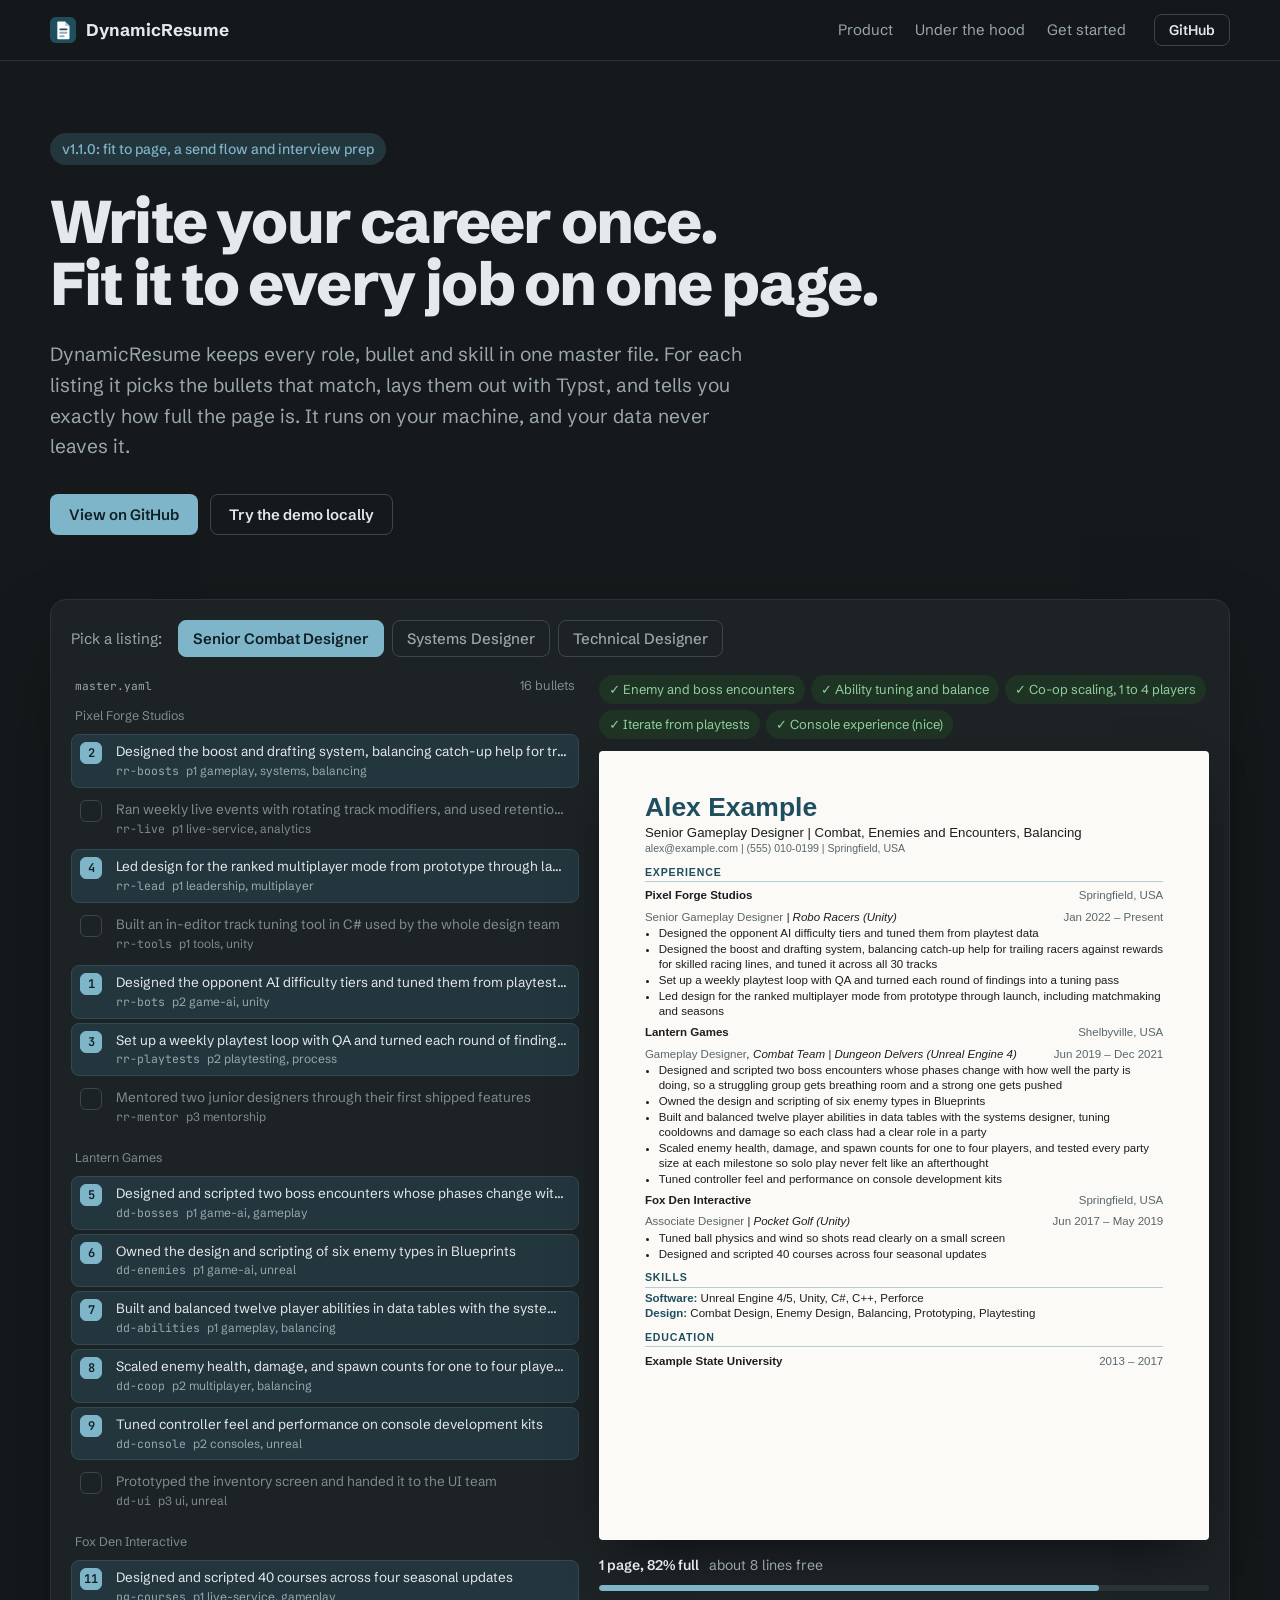
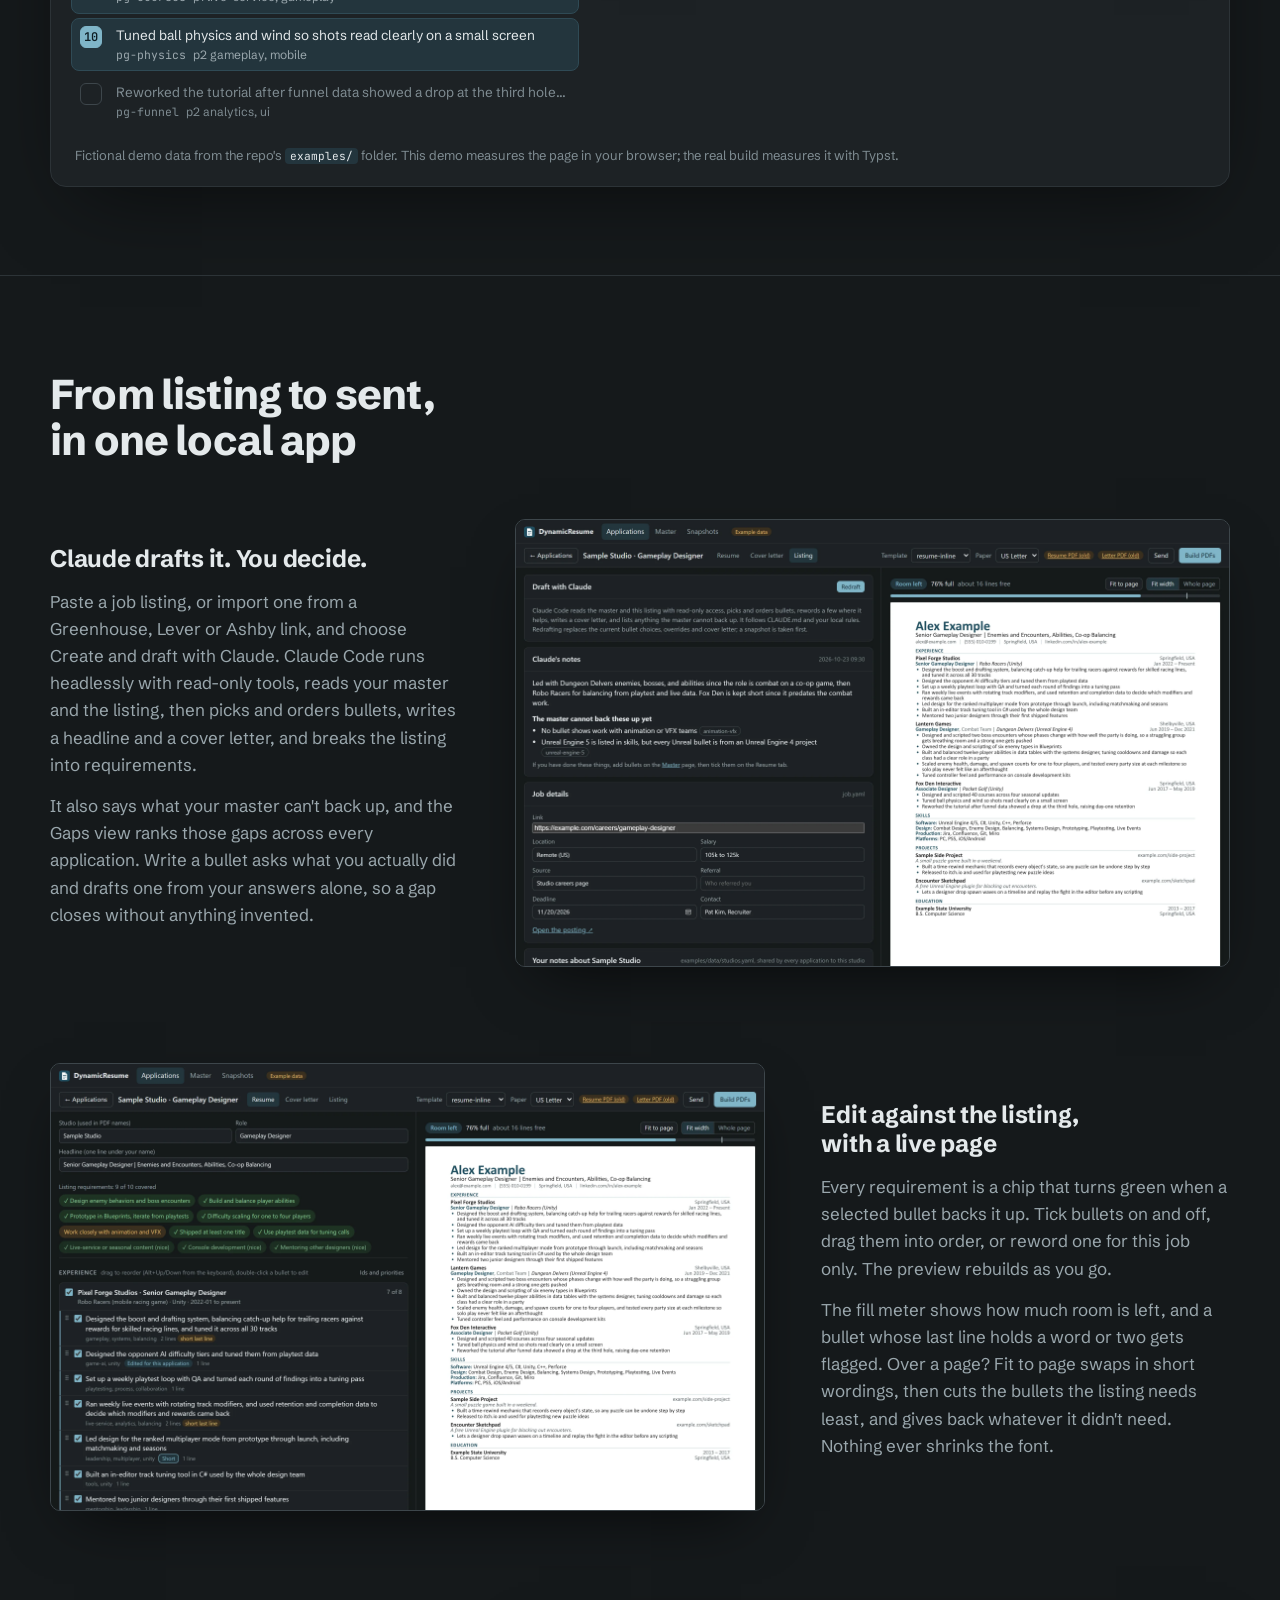
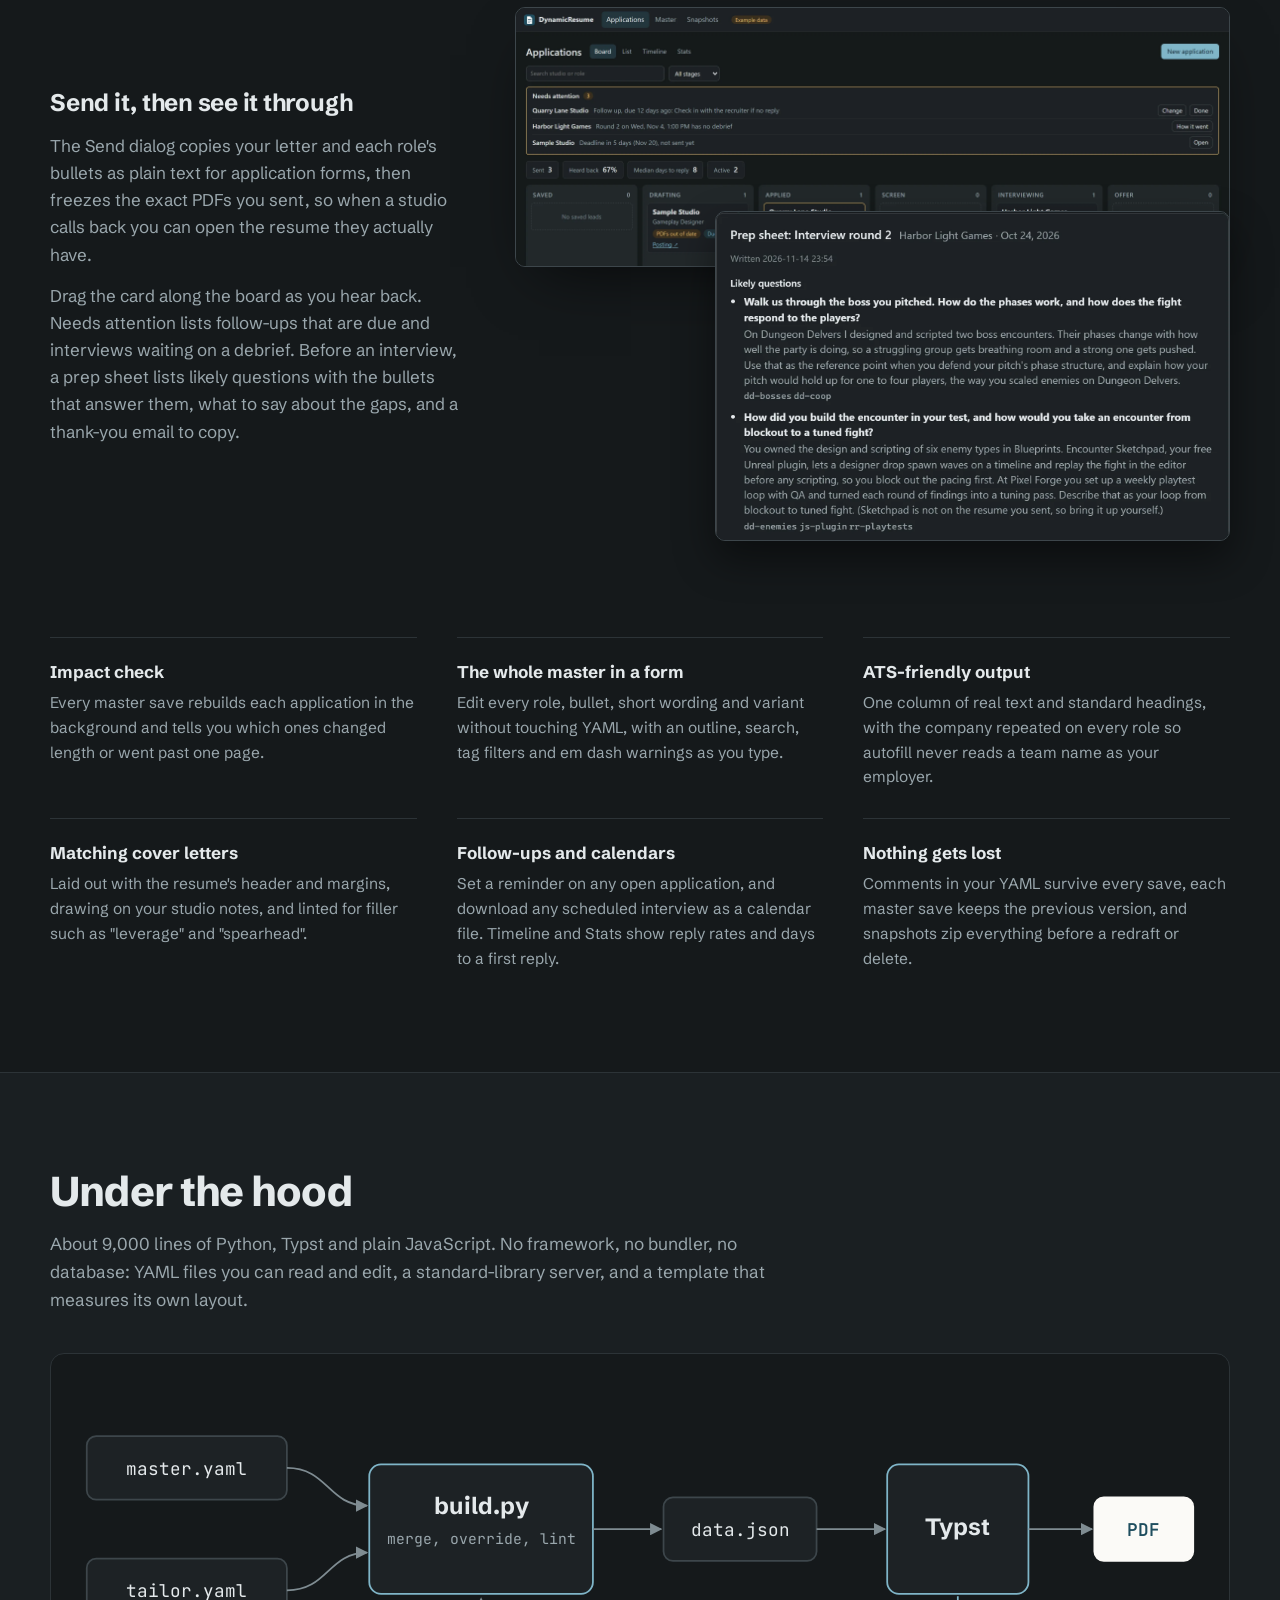
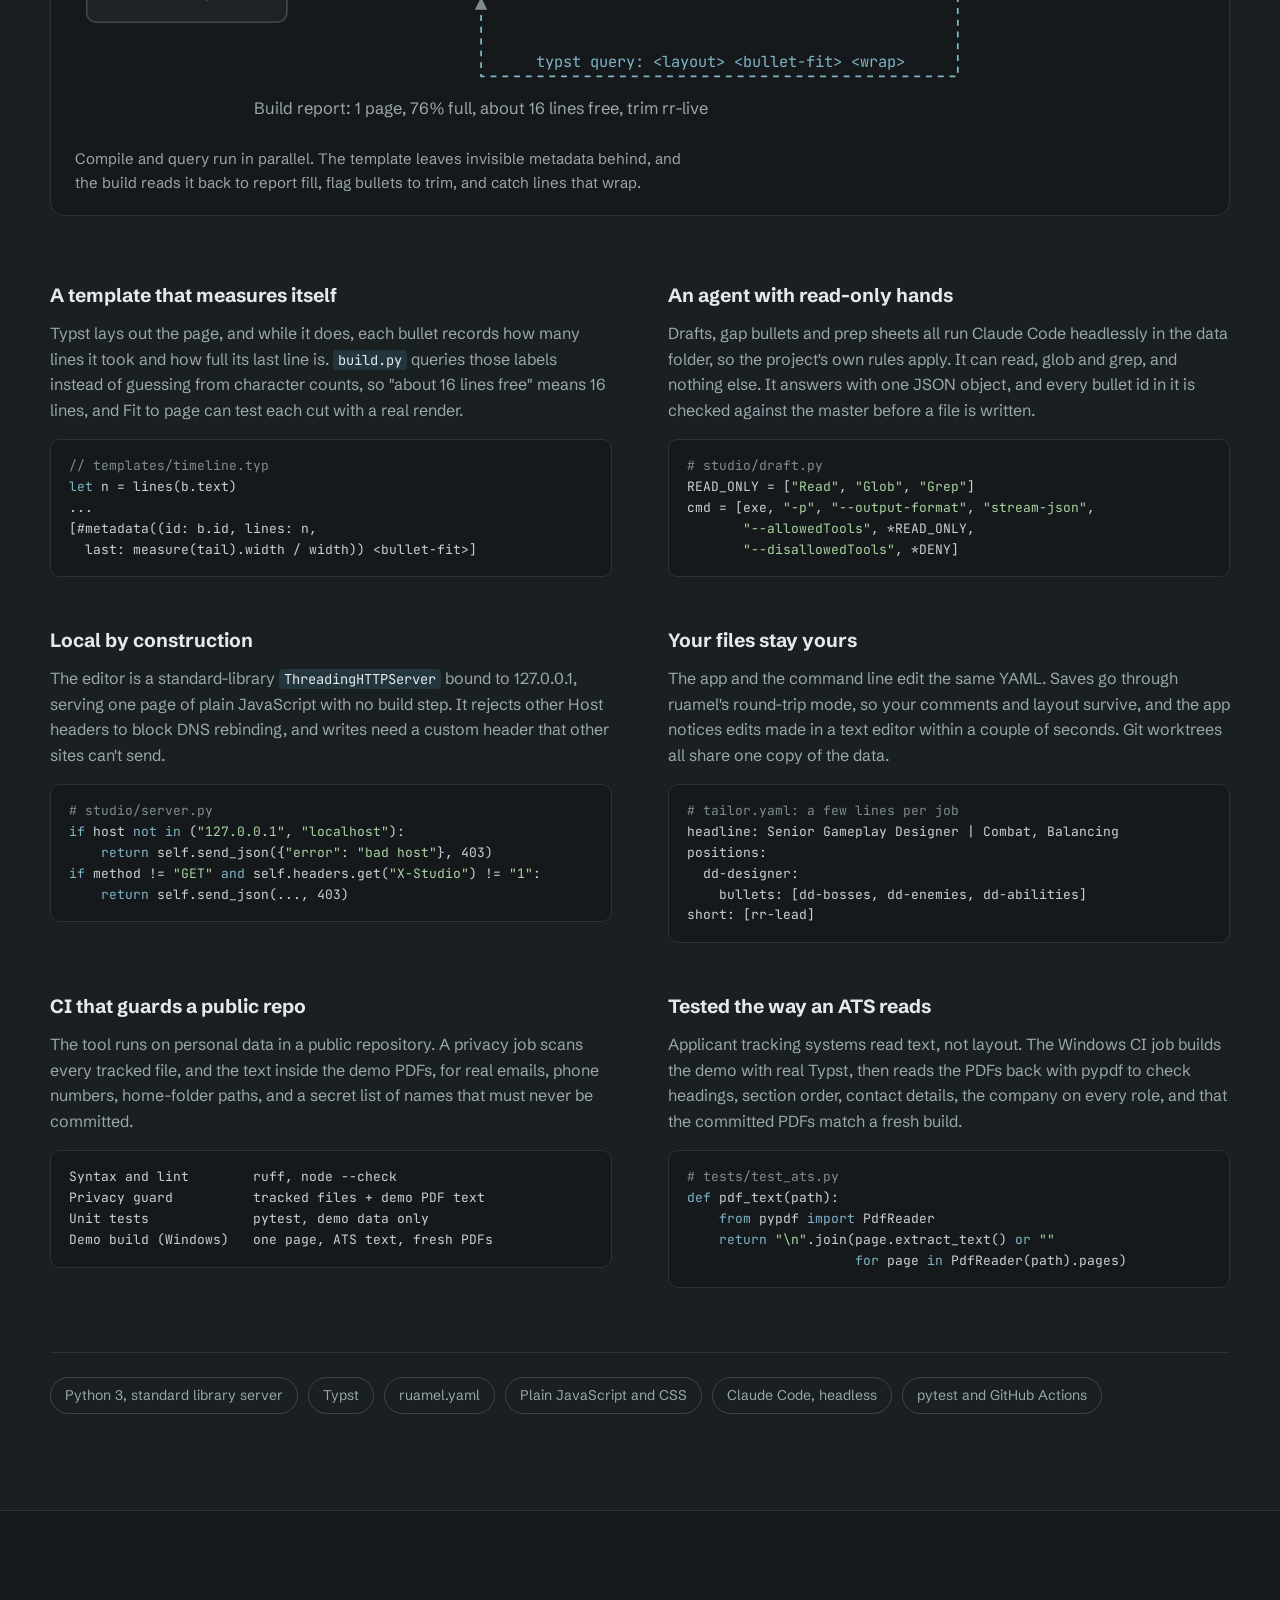
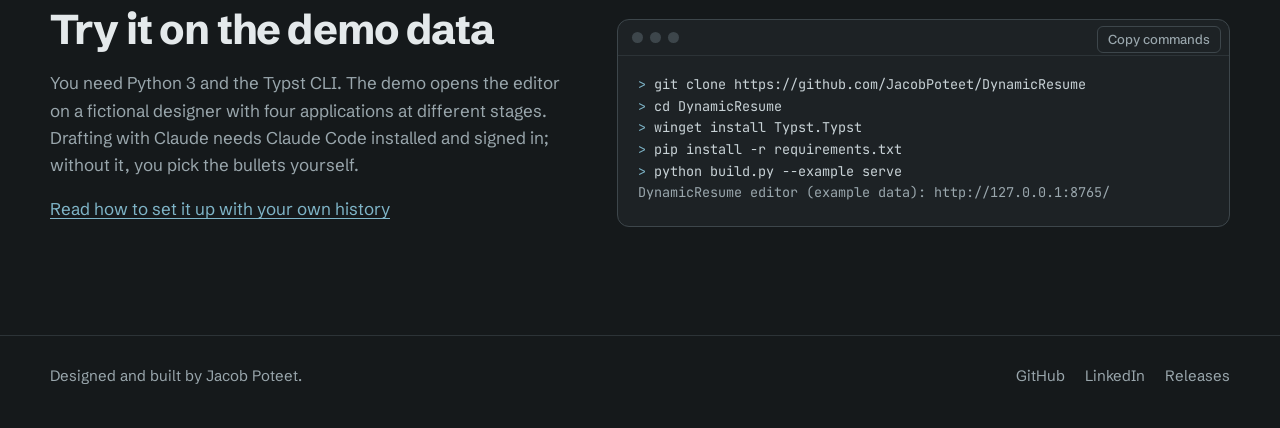
<file: docs/index.html>
<!doctype html>
<html lang="en">
<head>
<meta charset="utf-8">
<meta name="viewport" content="width=device-width, initial-scale=1">
<title>DynamicResume</title>
<meta name="description" content="Keep your whole career in one YAML file and build a tailored one-page resume and cover letter for every job, with a local editor, Claude drafts, Typst layout, application tracking and interview prep.">
<meta name="theme-color" content="#15191b">
<meta property="og:title" content="DynamicResume">
<meta property="og:description" content="One master file of career data. A tailored, ATS-friendly one-page resume and cover letter for every job.">
<meta property="og:type" content="website">
<meta property="og:url" content="https://jacobpoteet.github.io/DynamicResume/">
<meta property="og:image" content="https://jacobpoteet.github.io/DynamicResume/img/og.jpg">
<meta name="twitter:card" content="summary_large_image">
<link rel="icon" href="assets/favicon.svg" type="image/svg+xml">
<link rel="preconnect" href="https://fonts.googleapis.com">
<link rel="preconnect" href="https://fonts.gstatic.com" crossorigin>
<link href="https://fonts.googleapis.com/css2?family=JetBrains+Mono:wght@400;500&family=Schibsted+Grotesk:ital,wght@0,400..800;1,400..600&display=swap" rel="stylesheet">
<link rel="stylesheet" href="assets/site.css">
</head>
<body>
<a class="skip" href="#main">Skip to content</a>

<header class="top">
  <div class="wrap top-in">
    <a class="brand" href="#top" aria-label="DynamicResume home">
      <img src="assets/favicon.svg" alt="" width="26" height="26">
      <span>DynamicResume</span>
    </a>
    <nav class="top-nav" aria-label="Sections">
      <a href="#tour">Product</a>
      <a href="#hood">Under the hood</a>
      <a href="#start">Get started</a>
    </nav>
    <a class="btn btn-ghost top-gh" href="https://github.com/JacobPoteet/DynamicResume">GitHub</a>
  </div>
</header>

<main id="main">

<!-- Hero: the product in one interaction -->
<section class="hero" id="top">
  <div class="wrap">
    <div class="hero-copy">
      <a class="release" href="https://github.com/JacobPoteet/DynamicResume/releases/latest">v1.1.0: fit to page, a send flow and interview prep</a>
      <h1>Write your career once.<br>Fit it to every job on one page.</h1>
      <p class="lede">DynamicResume keeps every role, bullet and skill in one master file. For each listing it picks the bullets that match, lays them out with Typst, and tells you exactly how full the page is. It runs on your machine, and your data never leaves it.</p>
      <div class="ctas">
        <a class="btn btn-solid" href="https://github.com/JacobPoteet/DynamicResume">View on GitHub</a>
        <a class="btn btn-ghost" href="#start">Try the demo locally</a>
      </div>
    </div>

    <div class="tailor" id="tailor">
      <div class="tailor-bar">
        <span class="tailor-q" id="tailor-q">Pick a listing:</span>
        <div class="listings" role="tablist" aria-labelledby="tailor-q">
          <button role="tab" data-l="combat" aria-selected="true">Senior Combat Designer</button>
          <button role="tab" data-l="systems" aria-selected="false">Systems Designer</button>
          <button role="tab" data-l="technical" aria-selected="false">Technical Designer</button>
        </div>
      </div>
      <div class="tailor-body">
        <div class="master" aria-label="master.yaml">
          <div class="pane-head"><code>master.yaml</code><span id="m-count"></span></div>
          <ol class="m-list" id="m-list"></ol>
        </div>
        <div class="out">
          <ul class="reqs" id="reqs" aria-label="Listing requirements"></ul>
          <div class="paper" id="paper" aria-live="polite"></div>
          <div class="fill">
            <div class="fill-line"><strong id="fill-pct"></strong><span id="fill-note"></span></div>
            <div class="meter"><i id="fill-bar"></i></div>
          </div>
        </div>
      </div>
      <p class="tailor-foot">Fictional demo data from the repo's <code>examples/</code> folder. This demo measures the page in your browser; the real build measures it with Typst.</p>
    </div>
  </div>
</section>

<!-- Product tour -->
<section class="tour" id="tour">
  <div class="wrap">
    <h2 class="sec">From listing to sent, in one local app</h2>

    <article class="feat">
      <div class="feat-copy">
        <h3>Claude drafts it. You decide.</h3>
        <p>Paste a job listing, or import one from a Greenhouse, Lever or Ashby link, and choose Create and draft with Claude. Claude Code runs headlessly with read-only tools, reads your master and the listing, then picks and orders bullets, writes a headline and a cover letter, and breaks the listing into requirements.</p>
        <p>It also says what your master can't back up, and the Gaps view ranks those gaps across every application. Write a bullet asks what you actually did and drafts one from your answers alone, so a gap closes without anything invented.</p>
      </div>
      <figure class="shot"><img src="img/listing.webp" width="2880" height="1800" loading="lazy" alt="The Listing tab: Claude's notes on what it led with, two gaps the master cannot back up, studio notes, and the editable requirement list, beside a live resume preview."></figure>
    </article>

    <article class="feat flip">
      <div class="feat-copy">
        <h3>Edit against the listing, with a live page</h3>
        <p>Every requirement is a chip that turns green when a selected bullet backs it up. Tick bullets on and off, drag them into order, or reword one for this job only. The preview rebuilds as you go.</p>
        <p>The fill meter shows how much room is left, and a bullet whose last line holds a word or two gets flagged. Over a page? Fit to page swaps in short wordings, then cuts the bullets the listing needs least, and gives back whatever it didn't need. Nothing ever shrinks the font.</p>
      </div>
      <figure class="shot"><img src="img/resume.webp" width="2880" height="1800" loading="lazy" alt="The Resume tab: nine of ten listing requirements covered, bullets with tags and line counts, a Fit to page button, and a live one-page preview that is 76 percent full."></figure>
    </article>

    <article class="feat">
      <div class="feat-copy">
        <h3>Send it, then see it through</h3>
        <p>The Send dialog copies your letter and each role's bullets as plain text for application forms, then freezes the exact PDFs you sent, so when a studio calls back you can open the resume they actually have.</p>
        <p>Drag the card along the board as you hear back. Needs attention lists follow-ups that are due and interviews waiting on a debrief. Before an interview, a prep sheet lists likely questions with the bullets that answer them, what to say about the gaps, and a thank-you email to copy.</p>
      </div>
      <div class="shot-stack">
        <figure class="shot"><img src="img/board.webp" width="2880" height="1040" loading="lazy" alt="The application board: a Needs attention strip with a due follow-up, a missing debrief and a deadline, reply stats, and cards in Drafting, Applied and Interviewing."></figure>
        <figure class="shot shot-inset"><img src="img/prep.webp" width="1360" height="870" loading="lazy" alt="A prep sheet for a second-round interview: likely questions, each with talking points and the ids of the bullets that answer it."></figure>
      </div>
    </article>

    <dl class="more">
      <div><dt>Impact check</dt><dd>Every master save rebuilds each application in the background and tells you which ones changed length or went past one page.</dd></div>
      <div><dt>The whole master in a form</dt><dd>Edit every role, bullet, short wording and variant without touching YAML, with an outline, search, tag filters and em dash warnings as you type.</dd></div>
      <div><dt>ATS-friendly output</dt><dd>One column of real text and standard headings, with the company repeated on every role so autofill never reads a team name as your employer.</dd></div>
      <div><dt>Matching cover letters</dt><dd>Laid out with the resume's header and margins, drawing on your studio notes, and linted for filler such as "leverage" and "spearhead".</dd></div>
      <div><dt>Follow-ups and calendars</dt><dd>Set a reminder on any open application, and download any scheduled interview as a calendar file. Timeline and Stats show reply rates and days to a first reply.</dd></div>
      <div><dt>Nothing gets lost</dt><dd>Comments in your YAML survive every save, each master save keeps the previous version, and snapshots zip everything before a redraft or delete.</dd></div>
    </dl>
  </div>
</section>

<!-- Under the hood -->
<section class="hood" id="hood">
  <div class="wrap">
    <h2 class="sec">Under the hood</h2>
    <p class="sec-lede">About 9,000 lines of Python, Typst and plain JavaScript. No framework, no bundler, no database: YAML files you can read and edit, a standard-library server, and a template that measures its own layout.</p>

    <figure class="pipe" aria-labelledby="pipe-cap">
      <svg viewBox="0 0 960 300" role="img" aria-labelledby="pipe-title pipe-desc">
        <title id="pipe-title">Build pipeline</title>
        <desc id="pipe-desc">master.yaml and tailor.yaml go into build.py, which merges, overrides and lints them into resolved JSON. Typst compiles the JSON to a PDF and, in parallel, answers a metadata query with the page layout and each bullet's fit, which build.py turns into a fill report.</desc>
        <defs>
          <marker id="ah" viewBox="0 0 10 10" refX="9" refY="5" markerWidth="7" markerHeight="7" orient="auto-start-reverse"><path d="M0 0 10 5 0 10z" class="ah"/></marker>
        </defs>
        <g class="node file"><rect x="10" y="46" width="170" height="54" rx="8"/><text x="95" y="79">master.yaml</text></g>
        <g class="node file"><rect x="10" y="150" width="170" height="54" rx="8"/><text x="95" y="183">tailor.yaml</text></g>
        <g class="node core"><rect x="250" y="70" width="190" height="110" rx="10"/><text x="345" y="112" class="big">build.py</text><text x="345" y="138" class="sub">merge, override, lint</text></g>
        <g class="node file"><rect x="500" y="98" width="130" height="54" rx="8"/><text x="565" y="131">data.json</text></g>
        <g class="node core"><rect x="690" y="70" width="120" height="110" rx="10"/><text x="750" y="130" class="big">Typst</text></g>
        <g class="node out"><rect x="866" y="98" width="84" height="54" rx="8"/><text x="908" y="131">PDF</text></g>
        <path class="edge" d="M180 73 C215 73 215 105 248 105" marker-end="url(#ah)"/>
        <path class="edge" d="M180 177 C215 177 215 145 248 145" marker-end="url(#ah)"/>
        <path class="edge" d="M440 125 H498" marker-end="url(#ah)"/>
        <path class="edge" d="M630 125 H688" marker-end="url(#ah)"/>
        <path class="edge" d="M810 125 H864" marker-end="url(#ah)"/>
        <path class="edge back" d="M750 182 V250 H345 V184" marker-end="url(#ah)"/>
        <text x="548" y="242" class="lbl">typst query: &lt;layout&gt; &lt;bullet-fit&gt; &lt;wrap&gt;</text>
        <text x="345" y="282" class="lbl dim">Build report: 1 page, 76% full, about 16 lines free, trim rr-live</text>
      </svg>
      <figcaption id="pipe-cap">Compile and query run in parallel. The template leaves invisible metadata behind, and the build reads it back to report fill, flag bullets to trim, and catch lines that wrap.</figcaption>
    </figure>

    <div class="notes">
      <article class="note">
        <h3>A template that measures itself</h3>
        <p>Typst lays out the page, and while it does, each bullet records how many lines it took and how full its last line is. <code>build.py</code> queries those labels instead of guessing from character counts, so "about 16 lines free" means 16 lines, and Fit to page can test each cut with a real render.</p>
<pre><code><span class="c">// templates/timeline.typ</span>
<span class="k">let</span> n = lines(b.text)
...
[#metadata((id: b.id, lines: n,
  last: measure(tail).width / width)) &lt;bullet-fit&gt;]</code></pre>
      </article>

      <article class="note">
        <h3>An agent with read-only hands</h3>
        <p>Drafts, gap bullets and prep sheets all run Claude Code headlessly in the data folder, so the project's own rules apply. It can read, glob and grep, and nothing else. It answers with one JSON object, and every bullet id in it is checked against the master before a file is written.</p>
<pre><code><span class="c"># studio/draft.py</span>
READ_ONLY = [<span class="s">"Read"</span>, <span class="s">"Glob"</span>, <span class="s">"Grep"</span>]
cmd = [exe, <span class="s">"-p"</span>, <span class="s">"--output-format"</span>, <span class="s">"stream-json"</span>,
       <span class="s">"--allowedTools"</span>, *READ_ONLY,
       <span class="s">"--disallowedTools"</span>, *DENY]</code></pre>
      </article>

      <article class="note">
        <h3>Local by construction</h3>
        <p>The editor is a standard-library <code>ThreadingHTTPServer</code> bound to 127.0.0.1, serving one page of plain JavaScript with no build step. It rejects other Host headers to block DNS rebinding, and writes need a custom header that other sites can't send.</p>
<pre><code><span class="c"># studio/server.py</span>
<span class="k">if</span> host <span class="k">not in</span> (<span class="s">"127.0.0.1"</span>, <span class="s">"localhost"</span>):
    <span class="k">return</span> self.send_json({<span class="s">"error"</span>: <span class="s">"bad host"</span>}, 403)
<span class="k">if</span> method != <span class="s">"GET"</span> <span class="k">and</span> self.headers.get(<span class="s">"X-Studio"</span>) != <span class="s">"1"</span>:
    <span class="k">return</span> self.send_json(..., 403)</code></pre>
      </article>

      <article class="note">
        <h3>Your files stay yours</h3>
        <p>The app and the command line edit the same YAML. Saves go through ruamel's round-trip mode, so your comments and layout survive, and the app notices edits made in a text editor within a couple of seconds. Git worktrees all share one copy of the data.</p>
<pre><code><span class="c"># tailor.yaml: a few lines per job</span>
headline: Senior Gameplay Designer | Combat, Balancing
positions:
  dd-designer:
    bullets: [dd-bosses, dd-enemies, dd-abilities]
short: [rr-lead]</code></pre>
      </article>

      <article class="note">
        <h3>CI that guards a public repo</h3>
        <p>The tool runs on personal data in a public repository. A privacy job scans every tracked file, and the text inside the demo PDFs, for real emails, phone numbers, home-folder paths, and a secret list of names that must never be committed.</p>
<pre><code>Syntax and lint        ruff, node --check
Privacy guard          tracked files + demo PDF text
Unit tests             pytest, demo data only
Demo build (Windows)   one page, ATS text, fresh PDFs</code></pre>
      </article>

      <article class="note">
        <h3>Tested the way an ATS reads</h3>
        <p>Applicant tracking systems read text, not layout. The Windows CI job builds the demo with real Typst, then reads the PDFs back with pypdf to check headings, section order, contact details, the company on every role, and that the committed PDFs match a fresh build.</p>
<pre><code><span class="c"># tests/test_ats.py</span>
<span class="k">def</span> pdf_text(path):
    <span class="k">from</span> pypdf <span class="k">import</span> PdfReader
    <span class="k">return</span> <span class="s">"\n"</span>.join(page.extract_text() <span class="k">or</span> <span class="s">""</span>
                     <span class="k">for</span> page <span class="k">in</span> PdfReader(path).pages)</code></pre>
      </article>
    </div>

    <ul class="stack" aria-label="Built with">
      <li>Python 3, standard library server</li>
      <li>Typst</li>
      <li>ruamel.yaml</li>
      <li>Plain JavaScript and CSS</li>
      <li>Claude Code, headless</li>
      <li>pytest and GitHub Actions</li>
    </ul>
  </div>
</section>

<!-- Get started -->
<section class="start" id="start">
  <div class="wrap start-in">
    <div>
      <h2 class="sec">Try it on the demo data</h2>
      <p>You need Python 3 and the Typst CLI. The demo opens the editor on a fictional designer with four applications at different stages. Drafting with Claude needs Claude Code installed and signed in; without it, you pick the bullets yourself.</p>
      <p><a href="https://github.com/JacobPoteet/DynamicResume#using-it-for-real">Read how to set it up with your own history</a></p>
    </div>
    <div class="term">
      <div class="term-bar"><span></span><span></span><span></span></div>
<pre><code><span class="p">&gt;</span> git clone https://github.com/JacobPoteet/DynamicResume
<span class="p">&gt;</span> cd DynamicResume
<span class="p">&gt;</span> winget install Typst.Typst
<span class="p">&gt;</span> pip install -r requirements.txt
<span class="p">&gt;</span> python build.py --example serve
<span class="o">DynamicResume editor (example data): http://127.0.0.1:8765/</span></code></pre>
      <button class="copy" type="button" data-copy="git clone https://github.com/JacobPoteet/DynamicResume&#10;cd DynamicResume&#10;winget install Typst.Typst&#10;pip install -r requirements.txt&#10;python build.py --example serve">Copy commands</button>
    </div>
  </div>
</section>

</main>

<footer class="foot">
  <div class="wrap foot-in">
    <p>Designed and built by Jacob Poteet.</p>
    <nav aria-label="Author">
      <a href="https://github.com/JacobPoteet">GitHub</a>
      <a href="https://www.linkedin.com/in/JacobPoteet">LinkedIn</a>
      <a href="https://github.com/JacobPoteet/DynamicResume/releases">Releases</a>
    </nav>
  </div>
</footer>

<script src="assets/site.js"></script>
</body>
</html>
</file>
<file: docs/assets/site.css>
/* DynamicResume project page. Colors are the editor app's dark theme, plus the resume's
   paper and ink, so screenshots and the live demo sit in the page as they look in use. */
:root {
  --bg: #15191b;
  --panel: #1d2225;
  --panel-2: #1a1f22;
  --ink: #e4e9eb;
  --muted: #9aa7ad;
  --faint: #7f8c92;
  --line: #2c3337;
  --line-strong: #3d464b;
  --accent: #7fb5c8;
  --accent-ink: #0e1f26;
  --accent-soft: #23353d;
  --good: #8fd09d;
  --good-soft: #1f3324;
  --warn: #e5bd6a;
  --warn-soft: #3a3020;
  --paper: #fbfaf7;
  --paper-ink: #1d1d1d;
  --paper-accent: #1f4e5f;
  --paper-muted: #5a666b;
  --paper-rule: #b9ccd3;
  --sans: "Schibsted Grotesk", system-ui, "Segoe UI", sans-serif;
  --mono: "JetBrains Mono", ui-monospace, Consolas, monospace;
  --resume: Calibri, Carlito, "Segoe UI", Arial, sans-serif;
  color-scheme: dark;
}

* { box-sizing: border-box; }
html { scroll-behavior: smooth; scroll-padding-top: 72px; }
body {
  margin: 0;
  background: var(--bg);
  color: var(--ink);
  font: 17px/1.6 var(--sans);
  -webkit-font-smoothing: antialiased;
  text-rendering: optimizeLegibility;
}
img { max-width: 100%; height: auto; display: block; }
a { color: var(--accent); text-underline-offset: 3px; text-decoration-thickness: 1px; }
a:hover { color: var(--ink); }
:focus-visible { outline: 2px solid var(--accent); outline-offset: 3px; border-radius: 4px; }
code { font-family: var(--mono); font-size: 0.86em; font-variant-ligatures: none; }
p code, li code, .tailor-foot code { overflow-wrap: anywhere; background: var(--accent-soft); padding: 1px 5px; border-radius: 4px; color: var(--ink); }

.wrap { width: min(1180px, 100% - 32px); margin-inline: auto; }
.skip { position: absolute; left: -999px; top: 8px; background: var(--accent); color: var(--accent-ink); padding: 8px 12px; border-radius: 6px; z-index: 20; }
.skip:focus { left: 16px; }

/* buttons */
.btn {
  display: inline-flex; align-items: center; gap: 8px;
  font: 600 15px/1 var(--sans); text-decoration: none;
  padding: 12px 18px; border-radius: 8px; border: 1px solid transparent;
  transition: background 0.15s, border-color 0.15s, color 0.15s;
}
.btn-solid { background: var(--accent); color: var(--accent-ink); }
.btn-solid:hover { background: #a4cddb; color: var(--accent-ink); }
.btn-ghost { border-color: var(--line-strong); color: var(--ink); }
.btn-ghost:hover { border-color: var(--accent); color: var(--ink); }

/* top bar */
.top {
  position: sticky; top: 0; z-index: 10;
  background: rgba(21, 25, 27, 0.82);
  backdrop-filter: blur(10px); -webkit-backdrop-filter: blur(10px);
  border-bottom: 1px solid var(--line);
}
.top-in { display: flex; align-items: center; gap: 28px; height: 60px; }
.brand { display: flex; align-items: center; gap: 10px; color: var(--ink); text-decoration: none; font-weight: 700; font-size: 17px; }
.top-nav { display: flex; gap: 22px; margin-left: auto; }
.top-nav a { color: var(--muted); text-decoration: none; font-size: 15px; }
.top-nav a:hover { color: var(--ink); }
.top-gh { padding: 8px 14px; font-size: 14px; }

/* hero */
.hero { padding: 72px 0 88px; }
.hero-copy { max-width: 1060px; }
.release {
  display: inline-block; font-size: 14px; font-weight: 500; text-decoration: none;
  color: var(--accent); background: var(--accent-soft);
  padding: 5px 12px; border-radius: 999px; margin-bottom: 26px;
}
.release:hover { color: var(--ink); }
h1 {
  font-size: clamp(2.3rem, 4.7vw, 4rem);
  line-height: 1.03; letter-spacing: -0.03em; font-weight: 800;
  margin: 0 0 24px; text-wrap: balance;
}
.lede { font-size: clamp(1.05rem, 1.6vw, 1.2rem); color: var(--muted); max-width: 60ch; text-wrap: pretty; margin: 0 0 32px; }
.ctas { display: flex; flex-wrap: wrap; gap: 12px; }

/* hero demo: master bullets on the left, the tailored page on the right */
.tailor {
  margin-top: 64px;
  background: var(--panel); border: 1px solid var(--line); border-radius: 16px;
  padding: 20px; box-shadow: 0 30px 80px -30px rgba(0, 0, 0, 0.6);
}
.tailor-bar { display: flex; align-items: center; flex-wrap: wrap; gap: 10px 16px; margin-bottom: 18px; }
.tailor-q { color: var(--muted); font-size: 15px; }
.listings { display: flex; flex-wrap: wrap; gap: 8px; }
.listings button {
  font: 500 15px/1 var(--sans); color: var(--muted); background: transparent;
  border: 1px solid var(--line-strong); border-radius: 8px; padding: 10px 14px; cursor: pointer;
  transition: background 0.15s, color 0.15s, border-color 0.15s;
}
.listings button:hover { color: var(--ink); border-color: var(--accent); }
.listings button[aria-selected=true] { background: var(--accent); border-color: var(--accent); color: var(--accent-ink); font-weight: 600; }

.tailor-body { display: grid; grid-template-columns: minmax(0, 5fr) minmax(0, 6fr); gap: 20px; align-items: start; }
.pane-head { display: flex; justify-content: space-between; align-items: baseline; font-size: 13px; color: var(--faint); padding: 0 4px 10px; }
.pane-head code { color: var(--muted); }

.m-list { list-style: none; margin: 0; padding: 0; display: grid; gap: 4px; }
.m-pos { font-size: 12.5px; color: var(--faint); padding: 10px 4px 4px; }
.m-pos:first-child { padding-top: 0; }
.m-b {
  display: grid; grid-template-columns: 26px minmax(0, 1fr); gap: 10px; align-items: start;
  padding: 7px 10px 7px 8px; border-radius: 8px; min-width: 0; border: 1px solid transparent;
  font-size: 13.5px; line-height: 1.4; color: var(--faint);
  transition: color 0.3s, background 0.3s, border-color 0.3s;
}
.m-b .n {
  width: 22px; height: 22px; border-radius: 6px; display: grid; place-items: center;
  font: 600 12px/1 var(--mono); color: transparent; border: 1px solid var(--line-strong);
  transition: background 0.3s, color 0.3s, border-color 0.3s, transform 0.3s;
}
.m-b .t { display: block; overflow: hidden; text-overflow: ellipsis; white-space: nowrap; }
.m-b .meta { display: block; margin-top: 2px; font-size: 12px; color: var(--faint); }
.m-b .meta code { font-size: 11.5px; color: inherit; background: none; padding: 0; margin-right: 4px; }
.m-b.on { color: var(--ink); background: var(--accent-soft); border-color: #2f4a55; }
.m-b.on .n { background: var(--accent); border-color: var(--accent); color: var(--accent-ink); }
.m-b.on .meta { color: var(--muted); }

.reqs { list-style: none; margin: 0 0 12px; padding: 0; display: flex; flex-wrap: wrap; gap: 6px; min-height: 64px; align-content: flex-start; }
.reqs li { font-size: 13px; padding: 4px 10px; border-radius: 999px; background: var(--good-soft); color: var(--good); }
.reqs li.gap { background: var(--warn-soft); color: var(--warn); }

.paper {
  background: var(--paper); color: var(--paper-ink); border-radius: 4px;
  aspect-ratio: 8.5 / 11; overflow: hidden;
  padding: 7% 7.5%; font-family: var(--resume);
  font-size: clamp(8px, 0.9vw, 13px); line-height: 1.3;
  box-shadow: 0 1px 0 rgba(255, 255, 255, 0.06) inset, 0 20px 50px -20px rgba(0, 0, 0, 0.7);
}
.paper .nm { font-size: 2.3em; font-weight: 700; color: var(--paper-accent); line-height: 1.05; }
.paper .hl { font-size: 1.15em; margin-top: 0.15em; }
.paper .ct { color: var(--paper-muted); font-size: 0.92em; margin-top: 0.15em; }
.paper .sh {
  margin: 0.9em 0 0.35em; padding-bottom: 0.15em; border-bottom: 1px solid var(--paper-rule);
  color: var(--paper-accent); font-weight: 700; font-size: 0.92em; letter-spacing: 0.08em; text-transform: uppercase;
}
.paper .co { display: flex; justify-content: space-between; gap: 1em; margin-top: 0.55em; font-weight: 700; }
.paper .co span { font-weight: 400; color: var(--paper-muted); white-space: nowrap; }
.paper .ro { color: var(--paper-accent); font-weight: 700; }
.paper .ro i { color: var(--paper-ink); font-weight: 400; }
.paper ul { margin: 0.15em 0 0; padding-left: 1.2em; }
.paper li { margin: 0.08em 0; }
.paper li.in { animation: rise 0.45s cubic-bezier(0.2, 0.7, 0.2, 1) both; animation-delay: calc(var(--i) * 35ms); }
.paper .sk b { color: var(--paper-accent); }
@keyframes rise { from { opacity: 0; transform: translateY(6px); } }

.fill { margin-top: 14px; }
.fill-line { display: flex; gap: 10px; align-items: baseline; font-size: 14px; }
.fill-line strong { font-weight: 600; }
.fill-line span { color: var(--muted); }
.meter { height: 6px; border-radius: 3px; background: var(--line); margin-top: 8px; overflow: hidden; }
.meter i { display: block; height: 100%; width: 0; background: var(--accent); border-radius: 3px; transition: width 0.5s cubic-bezier(0.2, 0.7, 0.2, 1); }
.tailor-foot { margin: 16px 4px 0; font-size: 13px; color: var(--faint); }

/* sections */
.sec { font-size: clamp(1.8rem, 3.4vw, 2.6rem); line-height: 1.1; letter-spacing: -0.02em; font-weight: 750; margin: 0 0 16px; text-wrap: balance; }
.sec-lede { color: var(--muted); max-width: 66ch; margin: 0 0 40px; font-size: 1.08rem; }

.tour { padding: 96px 0 72px; border-top: 1px solid var(--line); }
.tour .sec { margin-bottom: 56px; max-width: 18ch; }
.feat { display: grid; grid-template-columns: minmax(0, 4fr) minmax(0, 7fr); gap: 56px; align-items: center; margin-bottom: 96px; }
.feat.flip { grid-template-columns: minmax(0, 7fr) minmax(0, 4fr); }
.feat.flip .feat-copy { order: 2; }
.feat h3 { text-wrap: balance; font-size: 1.5rem; line-height: 1.2; letter-spacing: -0.01em; margin: 0 0 14px; font-weight: 700; }
.feat p { color: var(--muted); margin: 0 0 14px; }
.shot { margin: 0; border-radius: 10px; overflow: hidden; border: 1px solid var(--line-strong); box-shadow: 0 24px 60px -24px rgba(0, 0, 0, 0.7); }
.shot-stack { display: grid; gap: 16px; }
.shot-inset { width: 72%; justify-self: end; margin-top: -72px; box-shadow: 0 18px 40px rgb(0 0 0 / 0.45); }

.more { display: grid; grid-template-columns: repeat(3, minmax(0, 1fr)); gap: 0 40px; margin: 0; }
.more div { border-top: 1px solid var(--line); padding: 20px 0 28px; }
.more dt { font-weight: 700; margin-bottom: 6px; }
.more dd { margin: 0; color: var(--muted); font-size: 15.5px; }

/* under the hood */
.hood { padding: 96px 0; background: var(--panel-2); border-block: 1px solid var(--line); }
.pipe { margin: 0 0 64px; padding: 28px 24px 20px; background: var(--bg); border: 1px solid var(--line); border-radius: 14px; }
.pipe svg { width: 100%; height: auto; display: block; font-family: var(--mono); font-variant-ligatures: none; }
.pipe .node rect { fill: var(--panel); stroke: var(--line-strong); stroke-width: 1.5; }
.pipe .node.core rect { stroke: var(--accent); }
.pipe .node.out rect { fill: var(--paper); stroke: var(--paper); }
.pipe .node text { fill: var(--ink); font-size: 15px; text-anchor: middle; }
.pipe .node.out text { fill: var(--paper-accent); font-weight: 600; }
.pipe .node text.big { font-family: var(--sans); font-weight: 700; font-size: 20px; }
.pipe .node text.sub { fill: var(--muted); font-size: 12.5px; }
.pipe .edge { fill: none; stroke: var(--faint); stroke-width: 1.5; }
.pipe .edge.back { stroke: var(--accent); stroke-dasharray: 5 5; }
.pipe .ah { fill: var(--faint); }
.pipe .lbl { fill: var(--accent); font-size: 13px; text-anchor: middle; }
.pipe .lbl.dim { fill: var(--muted); font-family: var(--sans); font-size: 14px; }
.pipe figcaption { color: var(--muted); font-size: 15px; margin-top: 12px; max-width: 70ch; }

.notes { display: grid; grid-template-columns: repeat(2, minmax(0, 1fr)); gap: 48px 56px; }
.note h3 { font-size: 1.2rem; margin: 0 0 10px; font-weight: 700; }
.note p { color: var(--muted); margin: 0 0 16px; font-size: 16px; }
pre {
  margin: 0; padding: 16px 18px; overflow-x: auto;
  background: var(--bg); border: 1px solid var(--line); border-radius: 10px;
  font: 13px/1.6 var(--mono); color: #c8d2d6; font-variant-ligatures: none;
}
pre code { font-size: inherit; }
pre .c { color: var(--faint); }
pre .k { color: var(--accent); }
pre .s { color: #a9d3a0; }
pre .p { color: var(--accent); user-select: none; }
pre .o { color: var(--muted); }

.stack { list-style: none; margin: 64px 0 0; padding: 24px 0 0; border-top: 1px solid var(--line); display: flex; flex-wrap: wrap; gap: 10px; }
.stack li { font-size: 14px; color: var(--muted); border: 1px solid var(--line-strong); border-radius: 999px; padding: 6px 14px; }

/* get started */
.start { padding: 96px 0; }
.start-in { display: grid; grid-template-columns: minmax(0, 5fr) minmax(0, 6fr); gap: 56px; align-items: center; }
.start p { color: var(--muted); max-width: 52ch; }
.term { position: relative; background: var(--panel); border: 1px solid var(--line-strong); border-radius: 12px; overflow: hidden; }
.term-bar { display: flex; gap: 7px; padding: 12px 14px; border-bottom: 1px solid var(--line); }
.term-bar span { width: 11px; height: 11px; border-radius: 50%; background: var(--line-strong); }
.term pre { border: 0; border-radius: 0; background: transparent; padding: 18px 20px 22px; font-size: 13.5px; }
.copy {
  position: absolute; top: 6px; right: 8px;
  font: 500 13px/1 var(--sans); color: var(--muted); background: transparent;
  border: 1px solid var(--line-strong); border-radius: 6px; padding: 6px 10px; cursor: pointer;
}
.copy:hover { color: var(--ink); border-color: var(--accent); }

.foot { border-top: 1px solid var(--line); padding: 28px 0 40px; }
.foot-in { display: flex; flex-wrap: wrap; justify-content: space-between; gap: 12px 24px; align-items: center; }
.foot p { margin: 0; color: var(--muted); font-size: 15px; }
.foot nav { display: flex; gap: 20px; }
.foot a { color: var(--muted); text-decoration: none; font-size: 15px; }
.foot a:hover { color: var(--ink); }

/* responsive */
@media (max-width: 1000px) {
  .feat, .feat.flip { grid-template-columns: 1fr; gap: 28px; margin-bottom: 72px; }
  .feat.flip .feat-copy { order: 0; }
  .feat-copy { max-width: 64ch; }
  .more { grid-template-columns: repeat(2, minmax(0, 1fr)); }
  .start-in { grid-template-columns: 1fr; gap: 32px; }
}
@media (max-width: 860px) {
  .tailor-body { grid-template-columns: 1fr; }
  .master { order: 2; }
  .m-list { max-height: 340px; overflow-y: auto; padding-right: 4px; }
  .paper { font-size: clamp(6px, 1.78vw, 12.5px); }
  .notes { grid-template-columns: minmax(0, 1fr); gap: 40px; }
  .pipe { padding: 16px 12px 14px; overflow-x: auto; }
  .pipe svg { min-width: 640px; }
}
@media (max-width: 640px) {
  body { font-size: 16px; }
  .top-nav { display: none; }
  .top-gh { margin-left: auto; }
  .hero { padding: 44px 0 56px; }
  .tailor { margin-top: 44px; padding: 14px; border-radius: 12px; }
  .listings button { padding: 9px 11px; font-size: 14px; }
  .more { grid-template-columns: 1fr; }
  .shot-inset { width: 100%; margin-top: 0; }
  .tour, .hood, .start { padding: 64px 0; }
  .tour .sec { margin-bottom: 36px; }
  .copy { display: none; }
}
@media (prefers-reduced-motion: reduce) {
  html { scroll-behavior: auto; }
  *, *::before, *::after { animation: none !important; transition: none !important; }
}
</file>
